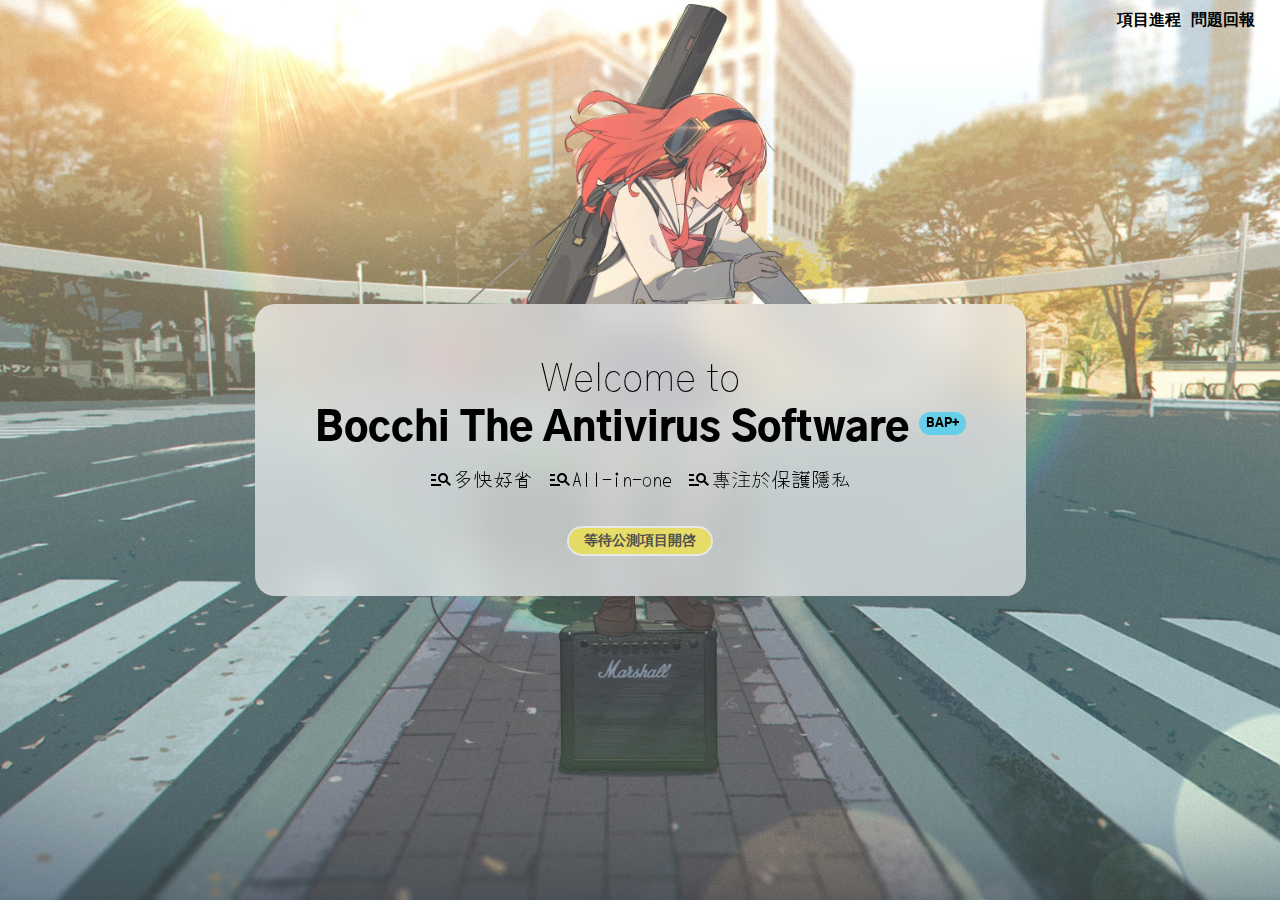
<file: index.html>
<!DOCTYPE html>
<html lang="en">

<head>
    <meta charset="UTF-8">
    <meta http-equiv="X-UA-Compatible" content="IE=edge">
    <meta name="viewport" content="width=device-width, initial-scale=1.0">
    <link rel="stylesheet" href="./style.css">
    <link rel="stylesheet" href="https://fonts.googleapis.com/css2?family=Material+Symbols+Outlined:opsz,wght,FILL,GRAD@20..48,100..700,0..1,-50..200" />
    <link rel="Shortcut icon" type="image/ico" href="./icon.png">
    <title>Bocchi The Antivirus</title>
</head>

<body>
    <div class="head">
        <div class="head-index">
            <div class="sub-title">Welcome to</div>
            <div class="title-wrapper">
                <div class="title">Bocchi The Antivirus Software</div>
                <div class="title-tag">BAP+</div>
            </div>
            <div class="describe">
                <div class="describe-tag"><span class="material-symbols-outlined tag-icon">manage_search</span>多快好省</div> 
                <div class="describe-tag"><span class="material-symbols-outlined tag-icon">manage_search</span>All-in-one</div> 
                <div class="describe-tag"><span class="material-symbols-outlined tag-icon">manage_search</span>專注於保護隱私</div>
            </div>
            <div class="download-btn">等待公測項目開啓</div>
        </div>
        <div class="tool-bar">
            <a href="./timeLine/" target="_blank"><div class="tool-bar-btn">項目進程</div></a>
            <a href="https://github.com/JerryIs-strong/Bocchi_Abtivirus_Software/issues" target="_blank"><div class="tool-bar-btn">問題回報</div></a>
        </div>
    </div>
</body>

</html>
</file>
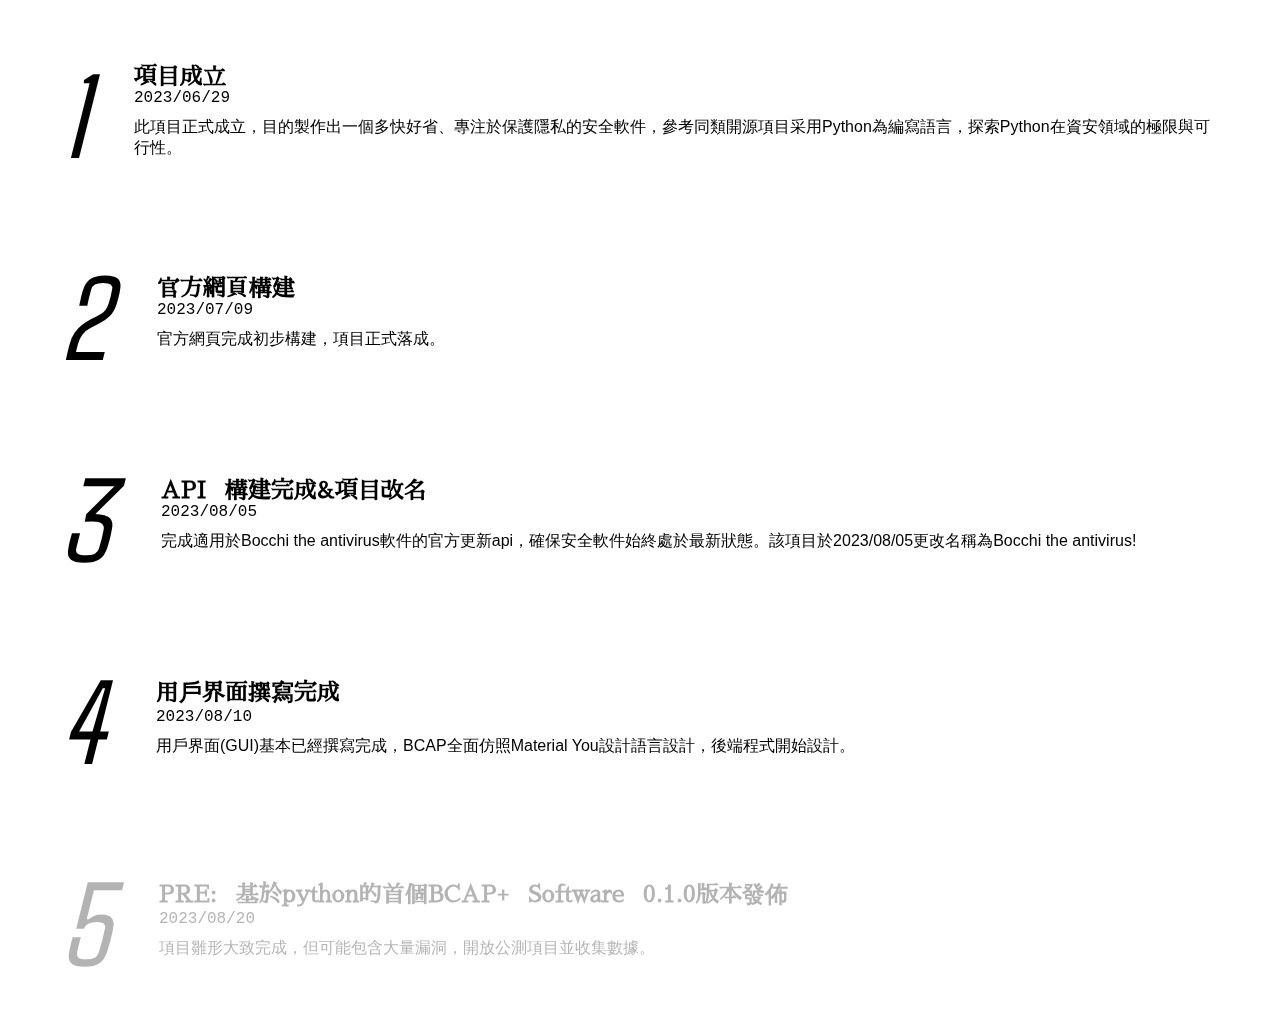
<file: timeLine/index.html>
<!DOCTYPE html>
<html lang="en">
<head>
    <meta charset="UTF-8">
    <meta http-equiv="X-UA-Compatible" content="IE=edge">
    <meta name="viewport" content="width=device-width, initial-scale=1.0">
    <link rel="stylesheet" href="./style.css">
    <link rel="Shortcut icon" type="image/ico" href="../icon.png">
    <title>Time Line</title>
</head>
<body>
    <div class="project">
        <div class="pointOne">
            <div class="number">1</div>
            <div class="describe">
                <div class="summery">項目成立</div>
                <div class="time">2023/06/29</div>
                <div class="content">此項目正式成立，目的製作出一個多快好省、專注於保護隱私的安全軟件，參考同類開源項目采用Python為編寫語言，探索Python在資安領域的極限與可行性。</div>
            </div>
        </div>
    </div>
    <div class="project">
        <div class="pointOne">
            <div class="number">2</div>
            <div class="describe">
                <div class="summery">官方網頁構建</div>
                <div class="time">2023/07/09</div>
                <div class="content">官方網頁完成初步構建，項目正式落成。</div>
            </div>
        </div>
    </div>
    <div class="project">
        <div class="pointOne">
            <div class="number">3</div>
            <div class="describe">
                <div class="summery">API 構建完成&項目改名</div>
                <div class="time">2023/08/05</div>
                <div class="content">完成適用於Bocchi the antivirus軟件的官方更新api，確保安全軟件始終處於最新狀態。該項目於2023/08/05更改名稱為Bocchi the antivirus!</div>
            </div>
        </div>
    </div>
    <div class="project">
        <div class="pointOne">
            <div class="number">4</div>
            <div class="describe">
                <div class="summery">用戶界面撰寫完成</div>
                <div class="time">2023/08/10</div>
                <div class="content">用戶界面(GUI)基本已經撰寫完成，BCAP全面仿照Material You設計語言設計，後端程式開始設計。</div>
            </div>
        </div>
    </div>
    <div class="project">
        <div class="pointOne">
            <div class="number">5</div>
            <div class="describe">
                <div class="summery">PRE: 基於python的首個BCAP+ Software 0.1.0版本發佈</div>
                <div class="time">2023/08/20</div>
                <div class="content">項目雛形大致完成，但可能包含大量漏洞，開放公測項目並收集數據。</div>
            </div>
        </div>
    </div>
    <div class="img"></div>
</body>
</html>
</file>
<file: style.css>
@import url('https://fonts.googleapis.com/css2?family=Gothic+A1:wght@100;300;500;700;900&family=Yomogi&display=swap');

:root {
    --tag-color: rgba(0, 204, 255, .5);
    --btn-color: #feeb29;
}

html,
body {
    box-sizing: border-box;
    padding: 0;
    margin: 0;
    height: 100vh;
    width: 100vw;
}

a,a:visited,a.active{
    text-decoration: none;
    color: #000; 
}

.head {
    height: 100vh;
    width: 100vw;
    font-family: 'Gothic A1', sans-serif;
    display: flex;
    flex-direction: column;
    justify-content: center;
    align-items: center;
}

.head::after {
    content: '';
    width: 100vw;
    height: 100vh;
    background-image: url(./1320718.jpeg);
    background-repeat: no-repeat;
    background-size: cover;
    background-position: center;
    position: absolute;
    z-index: -1;
    opacity: 0.8;
}

.head-index {
    display: flex;
    flex-direction: column;
    justify-content: center;
    align-items: center;
    background-color: rgba(255, 255, 255, 0.644);
    padding: 50px 60px 40px 60px;
    border-radius: 20px;
    backdrop-filter: blur(20px);
    -webkit-backdrop-filter: blur(20px);
}

.sub-title {
    font-size: 40px;
    font-weight: 100;
}

.title {
    font-size: 40px;
    font-weight: 900;
}

.title-wrapper {
    display: flex;
    flex-direction: row;
}

.title-tag {
    font-size: 12px;
    font-weight: 900;
    background-color: var(--tag-color);
    height: fit-content;
    padding: 4px 7px;
    border-radius: 30px;
    margin: 8px 0 0 10px;
}

.describe {
    font-family: 'Yomogi', cursive;
    margin-top: 10px;
    font-size: 20px;
    display: flex;
    flex-direction: row;
    user-select: none;
}

.describe-tag {
    cursor: pointer;
}

.describe-tag:after {
    display: block;
    content: '';
    border-bottom: solid 3px #019fb6;
    transform-origin: 0% 50%;
    transition: transform 250ms ease-in-out;
    transform: scaleX(0);
    border-radius: 30px;
}

.describe-tag:nth-child(-n+2) {
    margin-right: 15px;
}

.describe-tag:nth-child(1):after {
    animation: describeTagRunToGO 4s;
}

.describe-tag:nth-child(2):after {
    animation: describeTagRunToGO 4s;
    animation-delay: 1.5s;
}

.describe-tag:nth-child(3):after {
    animation: describeTagRunToGO 4s;
    animation-delay: 2.4s;
}

.download-btn {
    background-color: var(--btn-color);
    padding: 4px 15px;
    border-radius: 30px;
    border: 2px solid #fff;
    margin: 30px 0 0 0;
    cursor: pointer;
    font-size: 14px;
    font-weight: 700;
    user-select: none;
    opacity: 0.6;
}

.tag-icon {
    vertical-align: -4px;
}

.tool-bar{
    display: flex;
    flex-direction: row;
    position: absolute;
    top: 10px;
    right: 15px;
    font-family: 'Gothic A1', sans-serif;
    font-weight: 700;
}

.tool-bar-btn{
    cursor: pointer;
}

.tool-bar-btn:after {
    display: block;
    content: '';
    border-bottom: solid 3px #000;
    transform-origin: 40% 50%;
    transition: transform 250ms ease-in-out;
    transform: scaleX(0);
    border-radius: 30px;
    border-radius: 30px;
}

.tool-bar-btn:hover:after{
    transform: scaleX(1);
}

.tool-bar-btn:nth-child(1){
    margin-right: 10px;
}

@media screen and (max-width: 700px) {
    div.head-index{
        box-sizing: border-box;
        border-radius: 0;
        width: 100vw;
    }
    div.title{
        font-size: 30px;
    }
}

@media screen and (max-width: 562px) {
    .head-index{
        padding:  50px 0 40px 0;
    }
    div.title{
        font-size: 25px;
    }
    div.describe{
        font-size: 17px;
    }
    div.title-tag{
        font-size: 5px;
    }
}

@keyframes describeTagRunToGO {
    0% {
        transform: scaleX(0);
    }

    50% {
        transform: scaleX(1);
    }

    100% {
        opacity: 0;
        transform: scaleX(1);
    }
}
</file>
<file: timeLine/style.css>
@import url('https://fonts.googleapis.com/css2?family=Agdasima:wght@700&family=Kosugi+Maru&family=PT+Mono&family=Sawarabi+Mincho&display=swap');

html,body{
    box-sizing: border-box;
    margin: 0;
    padding: 0;
}

.project{
    padding: 20px 40px;
    padding: 20px 40px;
    background-color: #ffffffba;
    margin: 20px;
    border-radius: 30px;
    backdrop-filter: blur(30px);
}

.project:nth-child(5){
    opacity: 0.3;
}

.pointOne{
    display: flex;
    flex-direction: row;
    align-items: center;
}

.number{
    font-size: 120px;
    margin-right: 50px;
    font-style: italic;
    font-family: 'Agdasima', sans-serif;
}

.summery{
    font-family: 'Sawarabi Mincho', serif; 
    font-weight: bold;
    font-size: 23px;
    word-spacing: 12px;
}

.time{
    font-family: 'PT Mono', monospace;
    margin-bottom: 10px;
}

.content{
    font-family: 'Kosugi Maru', sans-serif;
}

.img{
    position: fixed;
    width: 100%;
    height: 100%;
    top: 0;
    left: 0;
    z-index: -1;
    background-image: url(https://bingw.jasonzeng.dev);
    background-size: cover;
    background-position: center;
    background-repeat: no-repeat;
    box-sizing: border-box;
}
</file>
